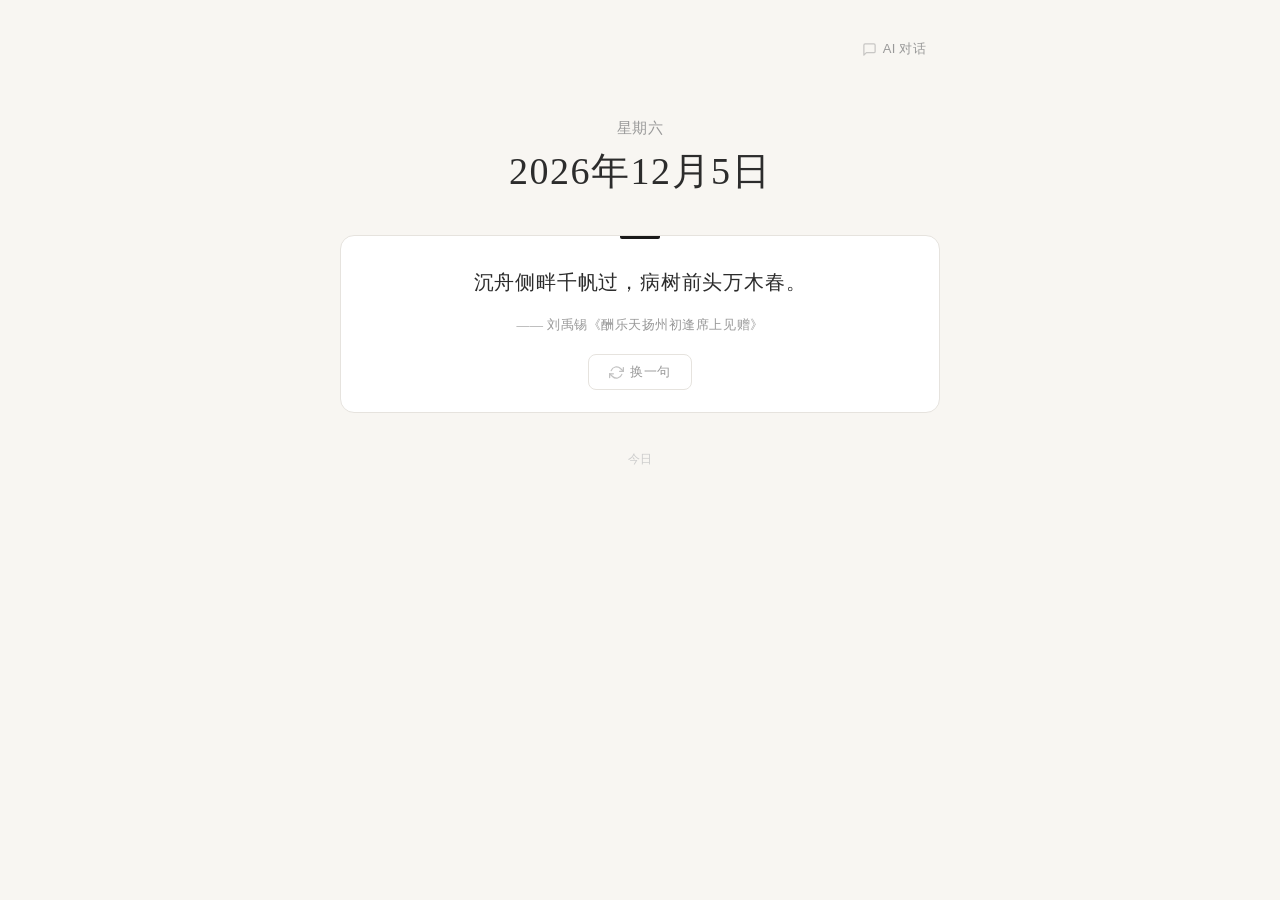
<file: index.html>
<!DOCTYPE html>
<html lang="zh-CN">
<head>
    <meta charset="UTF-8">
    <meta name="viewport" content="width=device-width, initial-scale=1.0">
    <title>今日</title>
    <link rel="icon" type="image/png" href="logo.png">
    <style>
        :root {
            --bg: #f8f6f2;
            --card: #ffffff;
            --border: #e6e3de;
            --text: #2c2c2c;
            --text-secondary: #6b6b6b;
            --text-muted: #999;
            --accent: #1a1a1a;
            --divider: #eeecea;
        }

        * { margin: 0; padding: 0; box-sizing: border-box; }

        body {
            font-family: "PingFang SC", "Hiragino Sans GB", "Microsoft YaHei", "Noto Serif SC", "Source Han Serif SC", "Noto Sans SC", serif;
            background: var(--bg);
            color: var(--text);
            line-height: 1.75;
            min-height: 100vh;
            display: flex;
            flex-direction: column;
            align-items: center;
            padding: 32px 20px 60px;
        }

        .page {
            width: 100%;
            max-width: 600px;
        }

        /* Top bar */
        .top-bar {
            display: flex;
            justify-content: flex-end;
            margin-bottom: 12px;
        }

        .nav-link {
            display: inline-flex;
            align-items: center;
            gap: 6px;
            font-size: 13px;
            color: var(--text-muted);
            text-decoration: none;
            padding: 6px 14px;
            border-radius: 6px;
            font-family: "PingFang SC", "Microsoft YaHei", sans-serif;
            letter-spacing: 0.02em;
        }

        .nav-link:hover {
            color: var(--text);
            background: rgba(0,0,0,0.04);
        }

        .nav-link svg {
            width: 15px;
            height: 15px;
            opacity: 0.5;
        }

        /* Date Block */
        .date-block {
            text-align: center;
            padding: 36px 0 32px;
        }

        .date-weekday {
            font-size: 15px;
            color: var(--text-muted);
            font-weight: 400;
            letter-spacing: 0.04em;
            margin-bottom: 8px;
        }

        .date-main {
            font-size: 38px;
            font-weight: 200;
            letter-spacing: 0.04em;
            color: var(--text);
            line-height: 1.2;
        }

        .date-lunar {
            font-size: 14px;
            color: var(--text-muted);
            margin-top: 8px;
            letter-spacing: 0.03em;
        }

        /* Quote Card */
        .quote-card {
            background: var(--card);
            border-radius: 14px;
            border: 1px solid var(--border);
            padding: 28px 28px 22px;
            text-align: center;
            position: relative;
        }

        .quote-card::before {
            content: '';
            position: absolute;
            top: 0;
            left: 50%;
            transform: translateX(-50%);
            width: 40px;
            height: 3px;
            background: var(--accent);
            border-radius: 0 0 2px 2px;
        }

        .quote-text {
            font-size: 20px;
            line-height: 1.8;
            color: var(--text);
            font-weight: 400;
            letter-spacing: 0.04em;
            margin-bottom: 14px;
        }

        .quote-author {
            font-size: 13px;
            color: var(--text-muted);
            letter-spacing: 0.04em;
        }

        .quote-author::before {
            content: '—— ';
        }

        .quote-next-btn {
            display: inline-flex;
            align-items: center;
            gap: 6px;
            margin-top: 18px;
            padding: 8px 20px;
            border: 1px solid var(--border);
            border-radius: 8px;
            background: transparent;
            color: var(--text-muted);
            font-size: 13px;
            font-family: inherit;
            letter-spacing: 0.03em;
            cursor: pointer;
        }

        .quote-next-btn:hover {
            color: var(--text);
            border-color: #ccc;
            background: rgba(0,0,0,0.02);
        }

        .quote-next-btn:active {
            transform: scale(0.97);
        }

        .quote-next-btn svg {
            width: 15px;
            height: 15px;
            opacity: 0.6;
        }

        /* Refresh hint */
        .refresh-hint {
            text-align: center;
            margin-top: 18px;
            font-size: 12px;
            color: var(--text-muted);
            letter-spacing: 0.03em;
        }

        .refresh-hint span {
            cursor: pointer;
            border-bottom: 1px dashed var(--border);
        }

        .refresh-hint span:hover {
            color: var(--text);
        }

        /* Footer */
        .footer {
            text-align: center;
            padding: 36px 0 0;
            font-size: 12px;
            color: #ccc;
            letter-spacing: 0.04em;
        }

        @media (max-width: 520px) {
            body {
                padding: 16px 12px 40px;
            }

            .date-block {
                padding: 24px 0 24px;
            }

            .date-main {
                font-size: 30px;
            }

            .quote-card {
                padding: 22px 20px 18px;
            }

            .quote-text {
                font-size: 18px;
            }
        }
    </style>
</head>
<body>
    <div class="page">

        <div class="top-bar">
            <a href="chat.html" class="nav-link">
                <svg viewBox="0 0 24 24" fill="none" stroke="currentColor" stroke-width="2" stroke-linecap="round" stroke-linejoin="round">
                    <path d="M21 15a2 2 0 0 1-2 2H7l-4 4V5a2 2 0 0 1 2-2h14a2 2 0 0 1 2 2z"></path>
                </svg>
                AI 对话
            </a>
        </div>

        <div class="date-block" id="dateBlock">
            <div class="date-weekday" id="dateWeekday"></div>
            <div class="date-main" id="dateMain"></div>
            <div class="date-lunar" id="dateLunar"></div>
        </div>

        <div class="quote-card" id="quoteCard">
            <div class="quote-text" id="quoteText"></div>
            <div class="quote-author" id="quoteAuthor"></div>
            <button class="quote-next-btn" onclick="nextQuote()" title="换一句">
                <svg viewBox="0 0 24 24" fill="none" stroke="currentColor" stroke-width="2" stroke-linecap="round" stroke-linejoin="round">
                    <polyline points="23 4 23 10 17 10"></polyline>
                    <polyline points="1 20 1 14 7 14"></polyline>
                    <path d="M3.51 9a9 9 0 0 1 14.85-3.36L23 10M1 14l4.64 4.36A9 9 0 0 0 20.49 15"></path>
                </svg>
                换一句
            </button>
        </div>

        <div class="footer">今日</div>
    </div>

    <script>
        var QUOTES = [
            { text: '长风破浪会有时，直挂云帆济沧海。', author: '李白《行路难》' },
            { text: '山重水复疑无路，柳暗花明又一村。', author: '陆游《游山西村》' },
            { text: '会当凌绝顶，一览众山小。', author: '杜甫《望岳》' },
            { text: '不畏浮云遮望眼，自缘身在最高层。', author: '王安石《登飞来峰》' },
            { text: '沉舟侧畔千帆过，病树前头万木春。', author: '刘禹锡《酬乐天扬州初逢席上见赠》' },
            { text: '海内存知己，天涯若比邻。', author: '王勃《送杜少府之任蜀州》' },
            { text: '莫愁前路无知己，天下谁人不识君。', author: '高适《别董大》' },
            { text: '欲穷千里目，更上一层楼。', author: '王之涣《登鹳雀楼》' },
            { text: '千磨万击还坚劲，任尔东西南北风。', author: '郑燮《竹石》' },
            { text: '宝剑锋从磨砺出，梅花香自苦寒来。', author: '《警世贤文》' },
            { text: '纸上得来终觉浅，绝知此事要躬行。', author: '陆游《冬夜读书示子聿》' },
            { text: '问渠那得清如许，为有源头活水来。', author: '朱熹《观书有感》' },
            { text: '衣带渐宽终不悔，为伊消得人憔悴。', author: '柳永《蝶恋花》' },
            { text: '众里寻他千百度，蓦然回首，那人却在灯火阑珊处。', author: '辛弃疾《青玉案·元夕》' },
            { text: '人生自古谁无死，留取丹心照汗青。', author: '文天祥《过零丁洋》' },
            { text: '天生我材必有用，千金散尽还复来。', author: '李白《将进酒》' },
            { text: '采菊东篱下，悠然见南山。', author: '陶渊明《饮酒》' },
            { text: '大漠孤烟直，长河落日圆。', author: '王维《使至塞上》' },
            { text: '落霞与孤鹜齐飞，秋水共长天一色。', author: '王勃《滕王阁序》' },
            { text: '但愿人长久，千里共婵娟。', author: '苏轼《水调歌头》' },
            { text: '竹杖芒鞋轻胜马，谁怕？一蓑烟雨任平生。', author: '苏轼《定风波》' },
            { text: '醉里挑灯看剑，梦回吹角连营。', author: '辛弃疾《破阵子》' },
            { text: '此情可待成追忆，只是当时已惘然。', author: '李商隐《锦瑟》' },
            { text: '曾经沧海难为水，除却巫山不是云。', author: '元稹《离思》' },
            { text: '春蚕到死丝方尽，蜡炬成灰泪始干。', author: '李商隐《无题》' },
            { text: '老骥伏枥，志在千里。烈士暮年，壮心不已。', author: '曹操《龟虽寿》' },
            { text: '非淡泊无以明志，非宁静无以致远。', author: '诸葛亮《诫子书》' },
            { text: '路漫漫其修远兮，吾将上下而求索。', author: '屈原《离骚》' },
            { text: '博观而约取，厚积而薄发。', author: '苏轼' },
            { text: '业精于勤，荒于嬉；行成于思，毁于随。', author: '韩愈《进学解》' },
            { text: '天下事有难易乎？为之，则难者亦易矣。', author: '彭端淑《为学》' },
            { text: '三人行，必有我师焉。', author: '《论语》' },
            { text: '学而不思则罔，思而不学则殆。', author: '《论语》' },
            { text: '知之为知之，不知为不知，是知也。', author: '《论语》' },
            { text: '千里之行，始于足下。', author: '《道德经》' },
            { text: '合抱之木，生于毫末；九层之台，起于累土。', author: '《道德经》' },
            { text: '天行健，君子以自强不息。', author: '《周易》' },
            { text: '地势坤，君子以厚德载物。', author: '《周易》' },
            { text: '穷则独善其身，达则兼济天下。', author: '《孟子》' },
            { text: '不以规矩，不能成方圆。', author: '《孟子》' },
            { text: '海上生明月，天涯共此时。', author: '张九龄《望月怀远》' },
            { text: '春风得意马蹄疾，一日看尽长安花。', author: '孟郊《登科后》' },
            { text: '人面不知何处去，桃花依旧笑春风。', author: '崔护《题都城南庄》' },
            { text: '年年岁岁花相似，岁岁年年人不同。', author: '刘希夷《代悲白头翁》' },
            { text: '抽刀断水水更流，举杯消愁愁更愁。', author: '李白《宣州谢朓楼饯别校书叔云》' },
            { text: '人生得意须尽欢，莫使金樽空对月。', author: '李白《将进酒》' },
            { text: '仰天大笑出门去，我辈岂是蓬蒿人。', author: '李白《南陵别儿童入京》' },
            { text: '飞流直下三千尺，疑是银河落九天。', author: '李白《望庐山瀑布》' },
            { text: '孤帆远影碧空尽，唯见长江天际流。', author: '李白《黄鹤楼送孟浩然之广陵》' },
            { text: '两岸猿声啼不住，轻舟已过万重山。', author: '李白《早发白帝城》' },
            { text: '举杯邀明月，对影成三人。', author: '李白《月下独酌》' },
            { text: '桃花潭水深千尺，不及汪伦送我情。', author: '李白《赠汪伦》' },
            { text: '烽火连三月，家书抵万金。', author: '杜甫《春望》' },
            { text: '朱门酒肉臭，路有冻死骨。', author: '杜甫《自京赴奉先县咏怀五百字》' },
            { text: '无边落木萧萧下，不尽长江滚滚来。', author: '杜甫《登高》' },
            { text: '正是江南好风景，落花时节又逢君。', author: '杜甫《江南逢李龟年》' },
            { text: '两个黄鹂鸣翠柳，一行白鹭上青天。', author: '杜甫《绝句》' },
            { text: '随风潜入夜，润物细无声。', author: '杜甫《春夜喜雨》' },
            { text: '露从今夜白，月是故乡明。', author: '杜甫《月夜忆舍弟》' },
            { text: '感时花溅泪，恨别鸟惊心。', author: '杜甫《春望》' },
            { text: '不识庐山真面目，只缘身在此山中。', author: '苏轼《题西林壁》' },
            { text: '大江东去，浪淘尽，千古风流人物。', author: '苏轼《念奴娇·赤壁怀古》' },
            { text: '但愿人长久，千里共婵娟。', author: '苏轼《水调歌头》' },
            { text: '人生如梦，一尊还酹江月。', author: '苏轼《念奴娇·赤壁怀古》' },
            { text: '枝上柳绵吹又少，天涯何处无芳草。', author: '苏轼《蝶恋花》' },
            { text: '十年生死两茫茫，不思量，自难忘。', author: '苏轼《江城子》' },
            { text: '欲把西湖比西子，淡妆浓抹总相宜。', author: '苏轼《饮湖上初晴后雨》' },
            { text: '春色满园关不住，一枝红杏出墙来。', author: '叶绍翁《游园不值》' },
            { text: '小荷才露尖尖角，早有蜻蜓立上头。', author: '杨万里《小池》' },
            { text: '接天莲叶无穷碧，映日荷花别样红。', author: '杨万里《晓出净慈寺送林子方》' },
            { text: '等闲识得东风面，万紫千红总是春。', author: '朱熹《春日》' },
            { text: '近水楼台先得月，向阳花木易为春。', author: '苏麟《断句》' },
            { text: '梅须逊雪三分白，雪却输梅一段香。', author: '卢梅坡《雪梅》' },
            { text: '忽如一夜春风来，千树万树梨花开。', author: '岑参《白雪歌送武判官归京》' },
            { text: '黄沙百战穿金甲，不破楼兰终不还。', author: '王昌龄《从军行》' },
            { text: '秦时明月汉时关，万里长征人未还。', author: '王昌龄《出塞》' },
            { text: '葡萄美酒夜光杯，欲饮琵琶马上催。', author: '王翰《凉州词》' },
            { text: '白日依山尽，黄河入海流。', author: '王之涣《登鹳雀楼》' },
            { text: '羌笛何须怨杨柳，春风不度玉门关。', author: '王之涣《凉州词》' },
            { text: '空山不见人，但闻人语响。', author: '王维《鹿柴》' },
            { text: '明月松间照，清泉石上流。', author: '王维《山居秋暝》' },
            { text: '独在异乡为异客，每逢佳节倍思亲。', author: '王维《九月九日忆山东兄弟》' },
            { text: '劝君更尽一杯酒，西出阳关无故人。', author: '王维《送元二使安西》' },
            { text: '行到水穷处，坐看云起时。', author: '王维《终南别业》' },
            { text: '君不见黄河之水天上来，奔流到海不复回。', author: '李白《将进酒》' },
            { text: '出师未捷身先死，长使英雄泪满襟。', author: '杜甫《蜀相》' },
            { text: '此曲只应天上有，人间能得几回闻。', author: '杜甫《赠花卿》' },
            { text: '商女不知亡国恨，隔江犹唱后庭花。', author: '杜牧《泊秦淮》' },
            { text: '停车坐爱枫林晚，霜叶红于二月花。', author: '杜牧《山行》' },
            { text: '清明时节雨纷纷，路上行人欲断魂。', author: '杜牧《清明》' },
            { text: '南朝四百八十寺，多少楼台烟雨中。', author: '杜牧《江南春》' },
            { text: '一骑红尘妃子笑，无人知是荔枝来。', author: '杜牧《过华清宫》' },
            { text: '相见时难别亦难，东风无力百花残。', author: '李商隐《无题》' },
            { text: '身无彩凤双飞翼，心有灵犀一点通。', author: '李商隐《无题》' },
            { text: '夕阳无限好，只是近黄昏。', author: '李商隐《登乐游原》' },
            { text: '何当共剪西窗烛，却话巴山夜雨时。', author: '李商隐《夜雨寄北》' },
            { text: '天阶夜色凉如水，卧看牵牛织女星。', author: '杜牧《秋夕》' },
            { text: '春潮带雨晚来急，野渡无人舟自横。', author: '韦应物《滁州西涧》' },
            { text: '旧时王谢堂前燕，飞入寻常百姓家。', author: '刘禹锡《乌衣巷》' },
            { text: '东边日出西边雨，道是无晴却有晴。', author: '刘禹锡《竹枝词》' },
            { text: '自古逢秋悲寂寥，我言秋日胜春朝。', author: '刘禹锡《秋词》' },
            { text: '姑苏城外寒山寺，夜半钟声到客船。', author: '张继《枫桥夜泊》' },
            { text: '鸟宿池边树，僧敲月下门。', author: '贾岛《题李凝幽居》' },
            { text: '野火烧不尽，春风吹又生。', author: '白居易《赋得古原草送别》' },
            { text: '同是天涯沦落人，相逢何必曾相识。', author: '白居易《琵琶行》' },
            { text: '在天愿作比翼鸟，在地愿为连理枝。', author: '白居易《长恨歌》' },
            { text: '日出江花红胜火，春来江水绿如蓝。', author: '白居易《忆江南》' },
            { text: '离离原上草，一岁一枯荣。', author: '白居易《赋得古原草送别》' },
            { text: '遥知不是雪，为有暗香来。', author: '王安石《梅花》' },
            { text: '春风又绿江南岸，明月何时照我还。', author: '王安石《泊船瓜洲》' },
            { text: '一年好景君须记，最是橙黄橘绿时。', author: '苏轼《赠刘景文》' },
            { text: '生当作人杰，死亦为鬼雄。', author: '李清照《夏日绝句》' },
            { text: '花自飘零水自流，一种相思，两处闲愁。', author: '李清照《一剪梅》' },
            { text: '寻寻觅觅，冷冷清清，凄凄惨惨戚戚。', author: '李清照《声声慢》' },
            { text: '物是人非事事休，欲语泪先流。', author: '李清照《武陵春》' }
        ];

        var BEIJING_MS = 8 * 60 * 60 * 1000;

        function displayBeijingDate(unixtime) {
            var beijingDate = new Date(unixtime * 1000 + BEIJING_MS);
            var weekdays = ['日', '一', '二', '三', '四', '五', '六'];
            document.getElementById('dateWeekday').textContent = '星期' + weekdays[beijingDate.getUTCDay()];
            document.getElementById('dateMain').textContent = beijingDate.getUTCFullYear() + '年' + (beijingDate.getUTCMonth() + 1) + '月' + beijingDate.getUTCDate() + '日';
        }

        function syncBeijingTime() {
            var TIME_API = 'https://worldtimeapi.org/api/timezone/Asia/Shanghai';

            fetch(TIME_API)
                .then(function(res) {
                    if (!res.ok) throw new Error('time api error');
                    return res.json();
                })
                .then(function(data) {
                    displayBeijingDate(data.unixtime);
                })
                .catch(function() {
                    var fallback = new Date();
                    displayBeijingDate(Math.floor(fallback.getTime() / 1000));
                });
        }

        function initDate() {
            syncBeijingTime();
        }

        var currentQuoteIndex = Math.floor(Math.random() * QUOTES.length);

        function showQuote(index) {
            var q = QUOTES[index];
            document.getElementById('quoteText').textContent = q.text;
            document.getElementById('quoteAuthor').textContent = q.author;
        }

        function nextQuote() {
            currentQuoteIndex = (currentQuoteIndex + 1) % QUOTES.length;
            showQuote(currentQuoteIndex);
        }

        function initQuote() {
            showQuote(currentQuoteIndex);
        }

        initDate();
        initQuote();

    </script>
</body>
</html>
</file>
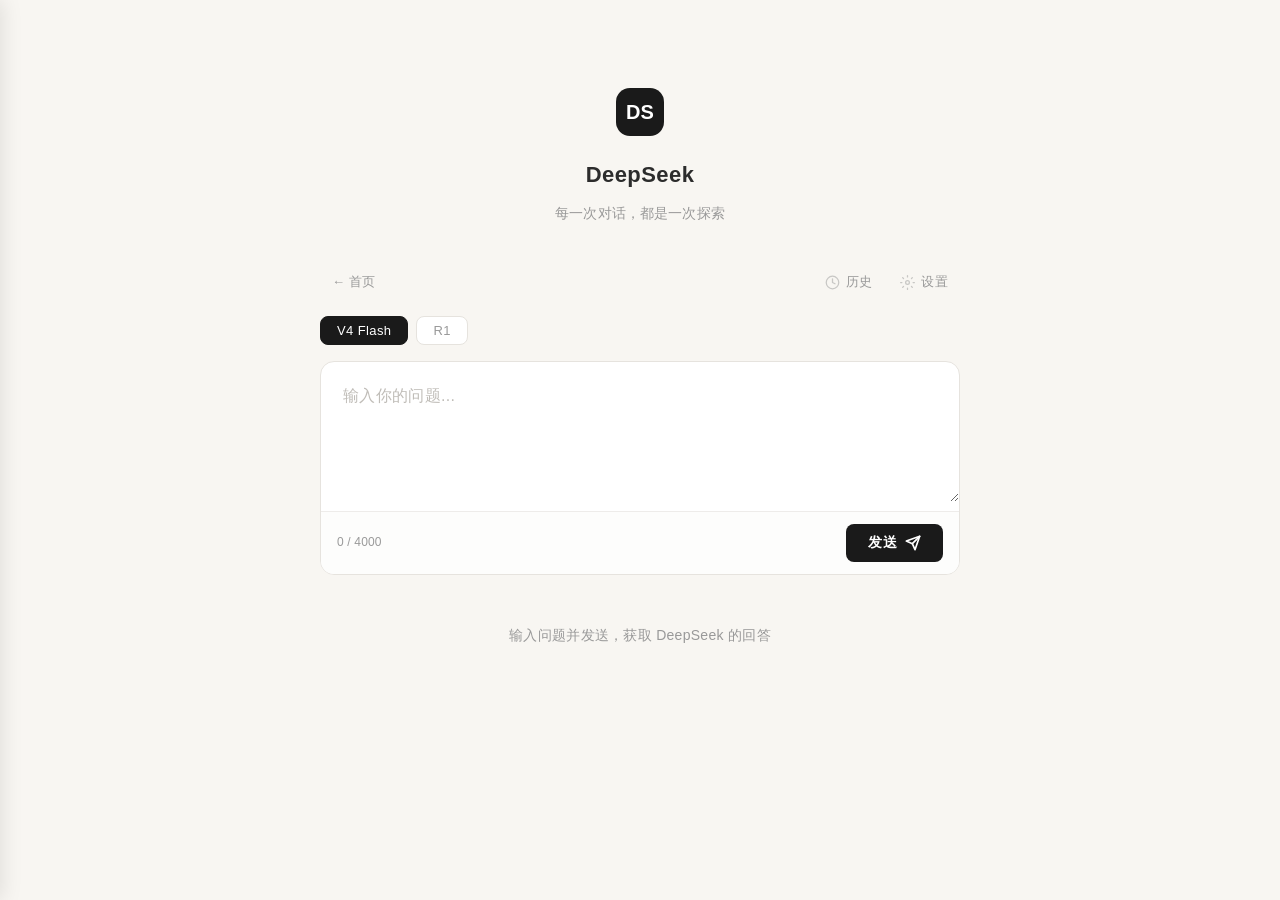
<file: chat.html>
<!DOCTYPE html>
<html lang="zh-CN">
<head>
    <meta charset="UTF-8">
    <meta name="viewport" content="width=device-width, initial-scale=1.0">
    <title>今日-DeepSeek</title>
    <link rel="icon" type="image/png" href="logo.png">
    <style>
        :root {
            --bg: #f8f6f2;
            --card: #ffffff;
            --border: #e6e3de;
            --text: #2c2c2c;
            --text-secondary: #6b6b6b;
            --text-muted: #999;
            --accent: #1a1a1a;
            --accent-hover: #333;
            --divider: #eeecea;
        }

        * { margin: 0; padding: 0; box-sizing: border-box; }

        body {
            font-family: "Inter", "PingFang SC", "Hiragino Sans GB", "Microsoft YaHei", "Noto Sans SC", -apple-system, BlinkMacSystemFont, sans-serif;
            background: var(--bg);
            color: var(--text);
            line-height: 1.75;
            letter-spacing: 0.01em;
            min-height: 100vh;
            display: flex;
            flex-direction: column;
            align-items: center;
            padding: 40px 20px 60px;
        }

        .page {
            width: 100%;
            max-width: 640px;
        }

        .header {
            text-align: center;
            padding: 48px 0 40px;
        }

        .header-icon {
            width: 48px;
            height: 48px;
            margin: 0 auto 20px;
            background: var(--accent);
            border-radius: 14px;
            display: flex;
            align-items: center;
            justify-content: center;
            font-size: 20px;
            font-weight: 700;
            color: #fff;
            letter-spacing: 0;
        }

        .header h1 {
            font-size: 22px;
            font-weight: 600;
            color: var(--text);
            letter-spacing: 0.02em;
        }

        .header p {
            font-size: 14px;
            color: var(--text-muted);
            margin-top: 6px;
            font-weight: 400;
        }

        .settings-row {
            display: flex;
            justify-content: space-between;
            align-items: center;
            margin-bottom: 16px;
        }

        .home-link {
            display: inline-flex;
            align-items: center;
            gap: 4px;
            font-size: 13px;
            color: var(--text-muted);
            text-decoration: none;
            padding: 6px 12px;
            border-radius: 6px;
            letter-spacing: 0.02em;
        }

        .home-link:hover {
            color: var(--text);
            background: rgba(0,0,0,0.04);
        }

        .settings-btn {
            display: inline-flex;
            align-items: center;
            gap: 6px;
            font-size: 13px;
            color: var(--text-muted);
            background: none;
            border: none;
            cursor: pointer;
            padding: 6px 12px;
            border-radius: 6px;
            font-family: inherit;
            letter-spacing: 0.02em;
        }

        .settings-btn:hover {
            color: var(--text);
            background: rgba(0,0,0,0.04);
        }

        .settings-btn svg {
            width: 15px;
            height: 15px;
            opacity: 0.5;
        }

        .api-key-panel {
            display: none;
            margin-bottom: 20px;
            padding: 18px 20px;
            background: var(--card);
            border-radius: 12px;
            border: 1px solid var(--border);
        }

        .api-key-panel.open {
            display: block;
        }

        .api-key-panel label {
            display: block;
            font-size: 12px;
            font-weight: 600;
            color: var(--text-secondary);
            text-transform: uppercase;
            letter-spacing: 0.06em;
            margin-bottom: 10px;
        }

        .api-key-panel input {
            width: 100%;
            padding: 10px 14px;
            border: 1px solid var(--border);
            border-radius: 8px;
            font-size: 14px;
            font-family: inherit;
            color: var(--text);
            background: #fafaf8;
            letter-spacing: 0.02em;
            outline: none;
        }

        .api-key-panel input:focus {
            border-color: #aaa;
            background: #fff;
        }

        .api-key-panel .hint {
            font-size: 12px;
            color: var(--text-muted);
            margin-top: 8px;
        }

        .input-card {
            background: var(--card);
            border-radius: 14px;
            border: 1px solid var(--border);
            overflow: hidden;
        }

        .input-card textarea {
            width: 100%;
            min-height: 140px;
            padding: 20px 22px;
            border: none;
            font-size: 16px;
            font-family: inherit;
            color: var(--text);
            line-height: 1.75;
            letter-spacing: 0.02em;
            resize: vertical;
            outline: none;
            background: transparent;
        }

        .input-card textarea::placeholder {
            color: #c0bdb8;
        }

        .input-card-footer {
            display: flex;
            align-items: center;
            justify-content: space-between;
            padding: 12px 16px;
            border-top: 1px solid var(--divider);
            background: #fdfdfc;
        }

        .input-card-footer .char-count {
            font-size: 12px;
            color: var(--text-muted);
        }

        .submit-btn {
            display: inline-flex;
            align-items: center;
            gap: 8px;
            padding: 10px 22px;
            background: var(--accent);
            color: #fff;
            border: none;
            border-radius: 8px;
            font-size: 14px;
            font-weight: 600;
            font-family: inherit;
            letter-spacing: 0.03em;
            cursor: pointer;
        }

        .submit-btn:hover {
            background: var(--accent-hover);
        }

        .submit-btn:active {
            transform: scale(0.97);
        }

        .submit-btn:disabled {
            background: #ccc;
            cursor: not-allowed;
            transform: none;
        }

        .submit-btn svg {
            width: 16px;
            height: 16px;
        }

        .response-card {
            display: none;
            margin-top: 20px;
            background: var(--card);
            border-radius: 14px;
            border: 1px solid var(--border);
            overflow: hidden;
        }

        .response-card.show {
            display: block;
        }

        .response-card-header {
            padding: 14px 22px;
            border-bottom: 1px solid var(--divider);
            font-size: 12px;
            font-weight: 600;
            color: var(--text-secondary);
            text-transform: uppercase;
            letter-spacing: 0.06em;
            background: #fdfdfc;
        }

        .response-card-body {
            padding: 22px 24px;
        }

        .response-card-body .content {
            white-space: pre-wrap;
            word-wrap: break-word;
            font-size: 16px;
            line-height: 1.85;
            color: var(--text);
        }

        .response-card-body .loading-text {
            text-align: center;
            color: var(--text-muted);
            padding: 20px 0;
            font-size: 14px;
            letter-spacing: 0.02em;
        }

        .response-card-body .loading-dots::after {
            content: '';
            animation: dots 1.5s steps(3, end) infinite;
        }

        @keyframes dots {
            0%   { content: ''; }
            25%  { content: '.'; }
            50%  { content: '..'; }
            75%  { content: '...'; }
            100% { content: '...'; }
        }

        .response-card-body .error-box {
            color: #b33a3a;
            background: #fdf7f7;
            padding: 16px 18px;
            border-radius: 8px;
            font-size: 14px;
            line-height: 1.6;
            border: 1px solid #f0dada;
        }

        .empty-hint {
            text-align: center;
            padding: 48px 0 24px;
            color: var(--text-muted);
            font-size: 14px;
            letter-spacing: 0.02em;
        }

        .model-row {
            display: flex;
            align-items: center;
            gap: 8px;
            margin-bottom: 16px;
        }

        .model-btn {
            padding: 6px 16px;
            border: 1px solid var(--border);
            border-radius: 8px;
            background: var(--card);
            color: var(--text-muted);
            font-size: 13px;
            font-family: inherit;
            cursor: pointer;
            letter-spacing: 0.03em;
        }

        .model-btn:hover {
            border-color: #bbb;
            color: var(--text);
        }

        .model-btn.active {
            background: var(--accent);
            color: #fff;
            border-color: var(--accent);
        }

        .think-toggle-row {
            display: none;
            align-items: center;
            gap: 10px;
            margin-bottom: 16px;
        }

        .think-toggle-row.show {
            display: flex;
        }

        .think-label {
            font-size: 13px;
            color: var(--text-secondary);
            letter-spacing: 0.03em;
        }

        .think-switch {
            position: relative;
            width: 40px;
            height: 22px;
            flex-shrink: 0;
        }

        .think-switch input {
            opacity: 0;
            width: 0;
            height: 0;
        }

        .think-slider {
            position: absolute;
            top: 0; left: 0; right: 0; bottom: 0;
            background: #ccc;
            border-radius: 11px;
            cursor: pointer;
            transition: background 0.2s;
        }

        .think-slider::before {
            content: '';
            position: absolute;
            width: 16px;
            height: 16px;
            left: 3px;
            bottom: 3px;
            background: #fff;
            border-radius: 50%;
            transition: transform 0.2s;
        }

        .think-switch input:checked + .think-slider {
            background: var(--accent);
        }

        .think-switch input:checked + .think-slider::before {
            transform: translateX(18px);
        }

        .reasoning-box {
            background: #f9f8f5;
            border-radius: 8px;
            border: 1px solid var(--divider);
            margin-bottom: 14px;
            overflow: hidden;
        }

        .reasoning-box-header {
            padding: 10px 16px;
            font-size: 12px;
            font-weight: 600;
            color: var(--text-muted);
            letter-spacing: 0.04em;
            cursor: pointer;
            display: flex;
            align-items: center;
            gap: 6px;
        }

        .reasoning-box-body {
            padding: 0 16px 14px;
            font-size: 14px;
            line-height: 1.7;
            color: var(--text-secondary);
            white-space: pre-wrap;
            word-wrap: break-word;
        }

        .conv-msg {
            margin-bottom: 16px;
        }

        .conv-msg-label {
            font-size: 11px;
            font-weight: 600;
            letter-spacing: 0.05em;
            margin-bottom: 4px;
            color: var(--text-muted);
            text-transform: uppercase;
            display: flex;
            align-items: baseline;
            gap: 8px;
        }

        .conv-msg-time {
            font-size: 10px;
            font-weight: 400;
            color: #c0bdb8;
            letter-spacing: 0.02em;
            text-transform: none;
            white-space: nowrap;
        }

        .conv-msg-content {
            font-size: 15px;
            line-height: 1.8;
            color: var(--text);
            white-space: pre-wrap;
            word-wrap: break-word;
        }

        .conv-msg-badge {
            display: inline-block;
            padding: 1px 8px;
            border-radius: 4px;
            font-size: 10px;
            font-weight: 600;
            letter-spacing: 0.04em;
            margin-top: 8px;
        }

        .conv-msg-badge.v4-inline {
            background: #e8f0fe;
            color: #1a6fcf;
        }

        .conv-msg-badge.r1-inline {
            background: #fce8e6;
            color: #c5221f;
        }

        .conv-divider {
            border: none;
            border-top: 1px solid var(--divider);
            margin: 14px 0;
        }

        .history-backdrop {
            position: fixed;
            top: 0; left: 0; right: 0; bottom: 0;
            background: rgba(0,0,0,0.3);
            z-index: 100;
            opacity: 0;
            pointer-events: none;
            transition: opacity 0.25s;
        }

        .history-backdrop.show {
            opacity: 1;
            pointer-events: auto;
        }

        .history-panel {
            position: fixed;
            top: 0; left: 0;
            width: 360px;
            max-width: 85vw;
            height: 100vh;
            background: #fff;
            z-index: 101;
            transform: translateX(-100%);
            transition: transform 0.3s ease;
            display: flex;
            flex-direction: column;
            overflow: hidden;
            box-shadow: 2px 0 20px rgba(0,0,0,0.1);
        }

        .history-panel.show {
            transform: translateX(0);
        }

        .history-header {
            display: flex;
            align-items: center;
            justify-content: space-between;
            padding: 20px 20px 16px;
            border-bottom: 1px solid var(--divider);
            flex-shrink: 0;
        }

        .history-header h3 {
            font-size: 16px;
            font-weight: 600;
            color: var(--text);
            letter-spacing: 0.03em;
        }

        .history-header-actions {
            display: flex;
            align-items: center;
            gap: 8px;
        }

        .history-close-btn {
            width: 32px;
            height: 32px;
            border: none;
            background: none;
            cursor: pointer;
            color: var(--text-muted);
            font-size: 18px;
            display: flex;
            align-items: center;
            justify-content: center;
            border-radius: 6px;
        }

        .history-close-btn:hover {
            background: rgba(0,0,0,0.05);
            color: var(--text);
        }

        .history-new-btn {
            padding: 5px 12px;
            border: 1px solid var(--border);
            border-radius: 6px;
            background: var(--card);
            color: var(--text-secondary);
            font-size: 12px;
            font-family: inherit;
            cursor: pointer;
            letter-spacing: 0.03em;
        }

        .history-new-btn:hover {
            border-color: #bbb;
            color: var(--text);
        }

        .history-search-wrap {
            padding: 12px 20px;
            flex-shrink: 0;
        }

        .history-search-input {
            width: 100%;
            padding: 8px 14px;
            border: 1px solid var(--border);
            border-radius: 8px;
            font-size: 13px;
            font-family: inherit;
            color: var(--text);
            background: #fafaf8;
            outline: none;
            letter-spacing: 0.02em;
        }

        .history-search-input:focus {
            border-color: #aaa;
            background: #fff;
        }

        .history-filters {
            display: flex;
            gap: 6px;
            padding: 0 20px 12px;
            flex-shrink: 0;
        }

        .history-filter-btn {
            padding: 4px 12px;
            border: 1px solid var(--border);
            border-radius: 14px;
            background: var(--card);
            color: var(--text-muted);
            font-size: 12px;
            font-family: inherit;
            cursor: pointer;
            letter-spacing: 0.03em;
        }

        .history-filter-btn.active {
            background: var(--accent);
            color: #fff;
            border-color: var(--accent);
        }

        .history-list {
            flex: 1;
            overflow-y: auto;
            padding: 0 16px;
        }

        .history-item {
            padding: 14px 4px;
            border-bottom: 1px solid var(--divider);
            cursor: pointer;
            position: relative;
        }

        .history-item:hover {
            background: rgba(0,0,0,0.015);
        }

        .history-item-title {
            font-size: 14px;
            color: var(--text);
            font-weight: 500;
            letter-spacing: 0.02em;
            line-height: 1.4;
            margin-bottom: 6px;
            padding-right: 30px;
            overflow: hidden;
            text-overflow: ellipsis;
            white-space: nowrap;
        }

        .history-item-meta {
            display: flex;
            align-items: center;
            gap: 8px;
            font-size: 11px;
            color: var(--text-muted);
        }

        .version-badge {
            padding: 1px 7px;
            border-radius: 4px;
            font-size: 10px;
            font-weight: 600;
            letter-spacing: 0.04em;
        }

        .version-badge.v4 {
            background: #e8f0fe;
            color: #1a6fcf;
        }

        .version-badge.r1 {
            background: #fce8e6;
            color: #c5221f;
        }

        .history-item-delete {
            position: absolute;
            top: 12px;
            right: 4px;
            width: 28px;
            height: 28px;
            border: none;
            background: none;
            cursor: pointer;
            color: #ccc;
            font-size: 16px;
            display: flex;
            align-items: center;
            justify-content: center;
            border-radius: 4px;
        }

        .history-item-delete:hover {
            color: #c5221f;
            background: rgba(196,43,43,0.06);
        }

        .history-item-rename {
            position: absolute;
            top: 12px;
            right: 34px;
            width: 28px;
            height: 28px;
            border: none;
            background: none;
            cursor: pointer;
            color: #ccc;
            font-size: 14px;
            display: flex;
            align-items: center;
            justify-content: center;
            border-radius: 4px;
        }

        .history-item-rename:hover {
            color: var(--text);
            background: rgba(0,0,0,0.04);
        }

        .history-title-edit-wrap {
            display: flex;
            align-items: center;
            gap: 6px;
            margin-bottom: 6px;
            padding-right: 62px;
        }

        .history-title-edit-input {
            flex: 1;
            padding: 4px 8px;
            border: 1px solid var(--accent);
            border-radius: 4px;
            font-size: 13px;
            font-family: inherit;
            color: var(--text);
            background: #fff;
            outline: none;
            letter-spacing: 0.02em;
            min-width: 0;
        }

        .history-title-edit-btn {
            width: 26px;
            height: 26px;
            border: none;
            border-radius: 4px;
            cursor: pointer;
            font-size: 14px;
            display: flex;
            align-items: center;
            justify-content: center;
            flex-shrink: 0;
        }

        .history-title-edit-confirm {
            background: var(--accent);
            color: #fff;
        }

        .history-title-edit-confirm:hover {
            background: var(--accent-hover);
        }

        .history-title-edit-cancel {
            background: none;
            color: var(--text-muted);
            border: 1px solid var(--border);
        }

        .history-title-edit-cancel:hover {
            border-color: #bbb;
            color: var(--text);
        }

        .history-empty {
            text-align: center;
            padding: 40px 20px;
            color: var(--text-muted);
            font-size: 13px;
            letter-spacing: 0.03em;
        }

        .history-footer {
            padding: 12px 20px;
            border-top: 1px solid var(--divider);
            flex-shrink: 0;
            display: flex;
            align-items: center;
            justify-content: space-between;
        }

        .history-pagination {
            display: flex;
            align-items: center;
            gap: 4px;
            font-size: 12px;
            color: var(--text-muted);
        }

        .history-page-btn {
            width: 26px;
            height: 26px;
            border: 1px solid var(--border);
            border-radius: 4px;
            background: var(--card);
            cursor: pointer;
            font-size: 12px;
            color: var(--text-muted);
            font-family: inherit;
            display: flex;
            align-items: center;
            justify-content: center;
        }

        .history-page-btn:disabled {
            opacity: 0.35;
            cursor: not-allowed;
        }

        .history-page-btn:hover:not(:disabled) {
            border-color: #bbb;
            color: var(--text);
        }

        .history-export-btn {
            padding: 5px 14px;
            border: 1px solid var(--border);
            border-radius: 6px;
            background: var(--card);
            color: var(--text-secondary);
            font-size: 12px;
            font-family: inherit;
            cursor: pointer;
            letter-spacing: 0.03em;
        }

        .history-export-btn:hover {
            border-color: #bbb;
            color: var(--text);
        }

        .toast-container {
            position: fixed;
            top: 24px;
            left: 50%;
            transform: translateX(-50%);
            z-index: 200;
            display: flex;
            flex-direction: column;
            align-items: center;
            gap: 8px;
            pointer-events: none;
        }

        .toast {
            padding: 10px 22px;
            background: var(--accent);
            color: #fff;
            border-radius: 8px;
            font-size: 13px;
            letter-spacing: 0.03em;
            animation: toastIn 0.3s ease, toastOut 0.3s ease 1.7s forwards;
            pointer-events: auto;
        }

        @keyframes toastIn {
            from { opacity: 0; transform: translateY(-12px); }
            to { opacity: 1; transform: translateY(0); }
        }

        @keyframes toastOut {
            from { opacity: 1; transform: translateY(0); }
            to { opacity: 0; transform: translateY(-12px); }
        }

        @media (max-width: 520px) {
            body {
                padding: 16px 12px 40px;
            }

            .header {
                padding: 28px 0 24px;
            }

            .header h1 {
                font-size: 20px;
            }

            .input-card textarea {
                font-size: 15px;
                min-height: 120px;
                padding: 16px 18px;
            }

            .response-card-body {
                padding: 18px;
            }

            .response-card-body .content {
                font-size: 15px;
            }

            .submit-btn {
                padding: 10px 18px;
                font-size: 13px;
            }
        }
    </style>
</head>
<body>
    <div class="page">

        <div class="header">
            <div class="header-icon">DS</div>
            <h1>DeepSeek</h1>
            <p>每一次对话，都是一次探索</p>
        </div>

        <div class="settings-row">
            <a href="index.html" class="home-link">← 首页</a>
            <div style="display:flex;align-items:center;gap:4px;">
                <button class="settings-btn" onclick="toggleHistory()">
                    <svg viewBox="0 0 24 24" fill="none" stroke="currentColor" stroke-width="2" stroke-linecap="round" stroke-linejoin="round" style="width:15px;height:15px;opacity:0.5;">
                        <circle cx="12" cy="12" r="10"></circle>
                        <polyline points="12 6 12 12 16 14"></polyline>
                    </svg>
                    历史
                </button>
                <button class="settings-btn" onclick="toggleSettings()">
                    <svg viewBox="0 0 24 24" fill="none" stroke="currentColor" stroke-width="2" stroke-linecap="round" stroke-linejoin="round">
                        <circle cx="12" cy="12" r="3"></circle>
                        <path d="M12 1v2M12 21v2M4.22 4.22l1.42 1.42M18.36 18.36l1.42 1.42M1 12h2M21 12h2M4.22 19.78l1.42-1.42M18.36 5.64l1.42-1.42"></path>
                    </svg>
                    设置
                </button>
            </div>
        </div>

        <div class="api-key-panel" id="apiKeyPanel">
            <label for="apiKey">API Key</label>
            <input type="password" id="apiKey" placeholder="sk-xxxxxxxxxxxxxxxx">
            <div class="hint">密钥仅保存在本地浏览器，不会上传</div>
        </div>

        <div class="model-row" id="modelRow">
            <button class="model-btn active" data-model="deepseek-v4-flash" onclick="switchModel('deepseek-v4-flash')">V4 Flash</button>
            <button class="model-btn" data-model="deepseek-reasoner" onclick="switchModel('deepseek-reasoner')">R1</button>
        </div>

        <div class="think-toggle-row" id="thinkToggleRow">
            <label class="think-switch">
                <input type="checkbox" id="thinkCheckbox" onchange="toggleDeepThink()">
                <span class="think-slider"></span>
            </label>
            <span class="think-label">深度思考</span>
        </div>

        <div class="input-card">
            <textarea id="userInput" placeholder="输入你的问题..."></textarea>
            <div class="input-card-footer">
                <span class="char-count" id="charCount">0 / 4000</span>
                <button class="submit-btn" onclick="sendMessage()" id="sendBtn">
                    发送
                    <svg viewBox="0 0 24 24" fill="none" stroke="currentColor" stroke-width="2.5" stroke-linecap="round" stroke-linejoin="round">
                        <line x1="22" y1="2" x2="11" y2="13"></line>
                        <polygon points="22 2 15 22 11 13 2 9 22 2"></polygon>
                    </svg>
                </button>
            </div>
        </div>

        <div class="empty-hint" id="emptyHint">输入问题并发送，获取 DeepSeek 的回答</div>

        <div class="response-card" id="responseCard">
            <div class="response-card-header">回答</div>
            <div class="response-card-body" id="responseBody"></div>
        </div>
    </div>

    <div class="history-backdrop" id="historyBackdrop" onclick="closeHistory()"></div>

    <div class="history-panel" id="historyPanel">
        <div class="history-header">
            <h3>聊天记录</h3>
            <div class="history-header-actions">
                <button class="history-new-btn" onclick="newConversation()">+ 新对话</button>
                <button class="history-close-btn" onclick="closeHistory()">✕</button>
            </div>
        </div>
        <div class="history-search-wrap">
            <input type="text" class="history-search-input" id="historySearch" placeholder="搜索标题..." oninput="renderHistory()">
        </div>
        <div class="history-filters" id="historyFilters">
            <button class="history-filter-btn active" data-filter="all" onclick="setHistoryFilter('all')">全部</button>
            <button class="history-filter-btn" data-filter="deepseek-v4-flash" onclick="setHistoryFilter('deepseek-v4-flash')">V4 Flash</button>
            <button class="history-filter-btn" data-filter="deepseek-reasoner" onclick="setHistoryFilter('deepseek-reasoner')">R1</button>
        </div>
        <div class="history-list" id="historyList"></div>
        <div class="history-footer">
            <div class="history-pagination" id="historyPagination"></div>
            <button class="history-export-btn" onclick="exportHistory()">导出全部</button>
        </div>
    </div>

    <div class="toast-container" id="toastContainer"></div>

    <script>
        var API_URL = 'https://api.deepseek.com/chat/completions';
        var currentModel = safeStorageGet('chat_model') || 'deepseek-v4-flash';
        var deepThink = safeStorageGet('chat_deep_think') === 'true';
        var currentConvId = safeStorageGet('chat_current_id') || '';
        var historyFilter = 'all';
        var historySearch = '';
        var historyPage = 1;
        var ITEMS_PER_PAGE = 10;

        var _storageOk = true;
        function safeStorageGet(key) {
            if (!_storageOk) return null;
            try { return localStorage.getItem(key); } catch (e) { _storageOk = false; return null; }
        }
        function safeStorageSet(key, val) {
            if (!_storageOk) return;
            try { localStorage.setItem(key, val); } catch (e) { _storageOk = false; }
        }

        function getHistory() {
            try {
                return JSON.parse(safeStorageGet('chat_conversations')) || [];
            } catch (e) {
                return [];
            }
        }

        function saveHistory(list) {
            safeStorageSet('chat_conversations', JSON.stringify(list));
        }

        function generateId() {
            return 'conv_' + Date.now() + '_' + Math.random().toString(36).slice(2, 8);
        }

        function getConversation(id) {
            var list = getHistory();
            for (var i = 0; i < list.length; i++) {
                if (list[i].id === id) return list[i];
            }
            return null;
        }

        function saveConversation(conv) {
            var list = getHistory();
            var updated = false;
            for (var i = 0; i < list.length; i++) {
                if (list[i].id === conv.id) {
                    list[i] = conv;
                    updated = true;
                    break;
                }
            }
            if (!updated) {
                list.unshift(conv);
            }
            saveHistory(list);
            currentConvId = conv.id;
            safeStorageSet('chat_current_id', currentConvId);
        }

        function deleteConversation(id) {
            var list = getHistory();
            list = list.filter(function(c) { return c.id !== id; });
            saveHistory(list);
            if (currentConvId === id) {
                currentConvId = '';
                safeStorageSet('chat_current_id', '');
            }
        }

        function ensureConversation() {
            if (currentConvId && getConversation(currentConvId)) return currentConvId;
            var conv = {
                id: generateId(),
                title: '',
                model: currentModel,
                models: [currentModel],
                messages: [
                    { role: 'system', content: '你是一个有帮助的助手。请用中文回答。' }
                ],
                createdAt: Date.now(),
                updatedAt: Date.now()
            };
            saveConversation(conv);
            return conv.id;
        }

        function showToast(msg) {
            var container = document.getElementById('toastContainer');
            var el = document.createElement('div');
            el.className = 'toast';
            el.textContent = msg;
            container.appendChild(el);
            setTimeout(function() {
                if (el.parentNode) el.parentNode.removeChild(el);
            }, 2200);
        }

        function toggleSettings() {
            document.getElementById('apiKeyPanel').classList.toggle('open');
        }

        function escapeHtml(text) {
            var div = document.createElement('div');
            div.textContent = text;
            return div.innerHTML;
        }

        function formatMessageTime(ts) {
            if (!ts) return '';
            var d = new Date(ts);
            var now = new Date();
            var pad = function(n) { return n < 10 ? '0' + n : '' + n; };
            var time = pad(d.getHours()) + ':' + pad(d.getMinutes());
            if (d.toDateString() === now.toDateString()) return time;
            return (d.getMonth() + 1) + '-' + pad(d.getDate()) + ' ' + time;
        }

        function renderConversationMessages(conv) {
            var html = '';
            var msgs = conv.messages;
            for (var i = 0; i < msgs.length; i++) {
                var m = msgs[i];
                if (m.role === 'system') continue;
                if (i > 1 && msgs[i - 1] && msgs[i - 1].role !== 'system') {
                    html += '<hr class="conv-divider">';
                }
                var timeHtml = m.timestamp ? '<span class="conv-msg-time">' + escapeHtml(formatMessageTime(m.timestamp)) + '</span>' : '';
                if (m.role === 'user') {
                    html += '<div class="conv-msg"><div class="conv-msg-label">你' + timeHtml + '</div><div class="conv-msg-content">' + escapeHtml(m.content) + '</div></div>';
                } else if (m.role === 'assistant') {
                    var reasoning = m.reasoning_content || '';
                    if (deepThink && reasoning) {
                        html += '<div class="reasoning-box"><div class="reasoning-box-header">💭 思考过程</div><div class="reasoning-box-body">' + escapeHtml(reasoning) + '</div></div>';
                    }
                    var msgModel = m.model;
                    var badgeHtml = '';
                    if (msgModel) {
                        var badgeCls = msgModel === 'deepseek-reasoner' ? 'r1-inline' : 'v4-inline';
                        var badgeLabel = msgModel === 'deepseek-reasoner' ? 'R1' : 'V4';
                        badgeHtml = '<span class="conv-msg-badge ' + badgeCls + '">' + badgeLabel + '</span>';
                    }
                    html += '<div class="conv-msg"><div class="conv-msg-label">AI' + timeHtml + '</div><div class="conv-msg-content">' + escapeHtml(m.content || '') + '</div>' + badgeHtml + '</div>';
                }
            }
            return html;
        }

        function switchModel(model) {
            currentModel = model;
            safeStorageSet('chat_model', model);

            var btns = document.querySelectorAll('.model-btn');
            for (var i = 0; i < btns.length; i++) {
                btns[i].classList.remove('active');
                if (btns[i].getAttribute('data-model') === model) {
                    btns[i].classList.add('active');
                }
            }

            var thinkRow = document.getElementById('thinkToggleRow');
            if (model === 'deepseek-reasoner') {
                thinkRow.classList.add('show');
            } else {
                thinkRow.classList.remove('show');
            }
        }

        function toggleDeepThink() {
            deepThink = document.getElementById('thinkCheckbox').checked;
            safeStorageSet('chat_deep_think', deepThink ? 'true' : 'false');
        }

        function toggleHistory() {
            var panel = document.getElementById('historyPanel');
            var backdrop = document.getElementById('historyBackdrop');
            var isOpen = panel.classList.contains('show');
            if (isOpen) {
                closeHistory();
            } else {
                panel.classList.add('show');
                backdrop.classList.add('show');
                historyPage = 1;
                renderHistory();
            }
        }

        function closeHistory() {
            document.getElementById('historyPanel').classList.remove('show');
            document.getElementById('historyBackdrop').classList.remove('show');
        }

        function setHistoryFilter(filter) {
            historyFilter = filter;
            historyPage = 1;
            var btns = document.querySelectorAll('#historyFilters .history-filter-btn');
            for (var i = 0; i < btns.length; i++) {
                btns[i].classList.remove('active');
                if (btns[i].getAttribute('data-filter') === filter) {
                    btns[i].classList.add('active');
                }
            }
            renderHistory();
        }

        function getFilteredHistory() {
            var list = getHistory();
            var search = document.getElementById('historySearch').value.trim().toLowerCase();

            if (historyFilter !== 'all') {
                list = list.filter(function(c) {
                    var models = c.models || [c.model];
                    return models.indexOf(historyFilter) !== -1;
                });
            }
            if (search) {
                list = list.filter(function(c) {
                    return (c.title || '新对话').toLowerCase().indexOf(search) !== -1;
                });
            }
            list.sort(function(a, b) { return b.updatedAt - a.updatedAt; });
            return list;
        }

        function formatDate(ts) {
            var d = new Date(ts);
            var now = new Date();
            var pad = function(n) { return n < 10 ? '0' + n : '' + n; };
            if (d.toDateString() === now.toDateString()) {
                return '今天 ' + pad(d.getHours()) + ':' + pad(d.getMinutes());
            }
            var yesterday = new Date(now);
            yesterday.setDate(yesterday.getDate() - 1);
            if (d.toDateString() === yesterday.toDateString()) {
                return '昨天 ' + pad(d.getHours()) + ':' + pad(d.getMinutes());
            }
            return (d.getMonth() + 1) + '/' + d.getDate() + ' ' + pad(d.getHours()) + ':' + pad(d.getMinutes());
        }

        function renderHistory() {
            var listEl = document.getElementById('historyList');
            var paginationEl = document.getElementById('historyPagination');
            var filtered = getFilteredHistory();
            var total = filtered.length;
            var totalPages = Math.ceil(total / ITEMS_PER_PAGE) || 1;
            if (historyPage > totalPages) historyPage = totalPages;

            var start = (historyPage - 1) * ITEMS_PER_PAGE;
            var pageItems = filtered.slice(start, start + ITEMS_PER_PAGE);

            if (pageItems.length === 0) {
                listEl.innerHTML = '<div class="history-empty">暂无聊天记录</div>';
            } else {
                var html = '';
                for (var i = 0; i < pageItems.length; i++) {
                    var c = pageItems[i];
                    var models = c.models || [c.model];
                    var title = c.title || '新对话';
                    var badgesHtml = '';
                    for (var j = 0; j < models.length; j++) {
                        var isR1 = models[j] === 'deepseek-reasoner';
                        badgesHtml += '<span class="version-badge ' + (isR1 ? 'r1' : 'v4') + '">' + (isR1 ? 'R1' : 'V4') + '</span>';
                    }
                    html += '<div class="history-item" data-id="' + c.id + '" onclick="loadConversation(\'' + c.id + '\')">' +
                        '<button class="history-item-delete" onclick="event.stopPropagation();confirmDelete(\'' + c.id + '\')" title="删除">×</button>' +
                        '<button class="history-item-rename" onclick="event.stopPropagation();startRename(\'' + c.id + '\')" title="重命名">✎</button>' +
                        '<div class="history-item-title" id="title-' + c.id + '">' + escapeHtml(title) + '</div>' +
                        '<div class="history-item-meta">' +
                            badgesHtml +
                            '<span>' + formatDate(c.updatedAt) + '</span>' +
                        '</div>' +
                    '</div>';
                }
                listEl.innerHTML = html;
            }

            var pageHtml = '';
            pageHtml += '<button class="history-page-btn" onclick="historyPage=1;renderHistory()" ' + (historyPage <= 1 ? 'disabled' : '') + '>«</button>';
            pageHtml += '<button class="history-page-btn" onclick="if(historyPage>1){historyPage--;renderHistory()}" ' + (historyPage <= 1 ? 'disabled' : '') + '>‹</button>';
            pageHtml += '<span>' + historyPage + ' / ' + totalPages + '</span>';
            pageHtml += '<button class="history-page-btn" onclick="if(historyPage<totalPages){historyPage++;renderHistory()}" ' + (historyPage >= totalPages ? 'disabled' : '') + '>›</button>';
            pageHtml += '<button class="history-page-btn" onclick="historyPage=totalPages;renderHistory()" ' + (historyPage >= totalPages ? 'disabled' : '') + '>»</button>';
            paginationEl.innerHTML = pageHtml;
        }

        function confirmDelete(id) {
            var conv = getConversation(id);
            var title = (conv && conv.title) || '新对话';
            if (confirm('确定删除 "' + title + '" 吗？')) {
                deleteConversation(id);
                showToast('已删除');
                if (!currentConvId) {
                    clearChatUI();
                }
                renderHistory();
            }
        }

        function startRename(id) {
            var conv = getConversation(id);
            if (!conv) return;
            var oldTitle = conv.title || '新对话';
            var titleEl = document.getElementById('title-' + id);
            if (!titleEl) return;
            titleEl.style.display = 'none';

            var itemEl = titleEl.parentNode;
            var existingWrap = itemEl.querySelector('.history-title-edit-wrap');
            if (existingWrap) existingWrap.parentNode.removeChild(existingWrap);

            var wrap = document.createElement('div');
            wrap.className = 'history-title-edit-wrap';
            wrap.innerHTML = '<input type="text" class="history-title-edit-input" value="' + escapeHtml(oldTitle === '新对话' ? '' : oldTitle) + '" placeholder="输入标题..." maxlength="30">' +
                '<button class="history-title-edit-btn history-title-edit-confirm" title="确认">✓</button>' +
                '<button class="history-title-edit-btn history-title-edit-cancel" title="取消">✕</button>';
            itemEl.insertBefore(wrap, titleEl.nextSibling);

            var input = wrap.querySelector('.history-title-edit-input');
            input.focus();
            input.select();

            wrap.querySelector('.history-title-edit-confirm').onclick = function(e) {
                e.stopPropagation();
                confirmRename(id, input.value.trim());
            };
            wrap.querySelector('.history-title-edit-cancel').onclick = function(e) {
                e.stopPropagation();
                cancelRename(id);
            };
            input.addEventListener('keydown', function(e) {
                if (e.key === 'Enter') {
                    e.preventDefault();
                    confirmRename(id, input.value.trim());
                } else if (e.key === 'Escape') {
                    cancelRename(id);
                }
            });
        }

        function confirmRename(id, newTitle) {
            if (!newTitle) {
                showToast('标题不能为空');
                return;
            }
            if (newTitle.length > 30) {
                showToast('标题不能超过30个字');
                return;
            }
            if (/[<>{}[\]\\]/.test(newTitle)) {
                showToast('标题包含非法字符');
                return;
            }
            var conv = getConversation(id);
            if (conv) {
                conv.title = newTitle;
                conv.updatedAt = Date.now();
                saveConversation(conv);
                showToast('已重命名');
            }
            cancelRename(id);
            renderHistory();
        }

        function cancelRename(id) {
            var titleEl = document.getElementById('title-' + id);
            if (titleEl) titleEl.style.display = '';
            var itemEl = titleEl ? titleEl.parentNode : null;
            if (itemEl) {
                var wrap = itemEl.querySelector('.history-title-edit-wrap');
                if (wrap) wrap.parentNode.removeChild(wrap);
            }
        }

        function loadConversation(id) {
            var conv = getConversation(id);
            if (!conv) return;
            currentConvId = id;
            safeStorageSet('chat_current_id', id);

            if (conv.model !== currentModel) {
                switchModel(conv.model);
            }

            var responseCard = document.getElementById('responseCard');
            var responseBody = document.getElementById('responseBody');
            var emptyHint = document.getElementById('emptyHint');

            var html = renderConversationMessages(conv);
            if (html) {
                responseCard.classList.add('show');
                emptyHint.style.display = 'none';
                responseBody.innerHTML = html;
            } else {
                clearChatUI();
            }

            closeHistory();
            showToast('已加载对话');
        }

        function newConversation() {
            currentConvId = '';
            safeStorageSet('chat_current_id', '');
            clearChatUI();
            closeHistory();
            showToast('新对话');
        }

        function clearChatUI() {
            document.getElementById('responseCard').classList.remove('show');
            document.getElementById('responseBody').innerHTML = '';
            document.getElementById('emptyHint').style.display = '';
        }

        function sendMessage() {
            var input = document.getElementById('userInput');
            var apiKey = document.getElementById('apiKey').value.trim();
            var message = input.value.trim();
            var btn = document.getElementById('sendBtn');
            var responseCard = document.getElementById('responseCard');
            var responseBody = document.getElementById('responseBody');
            var emptyHint = document.getElementById('emptyHint');

            if (!message) return;

            if (!apiKey) {
                toggleSettings();
                return;
            }

            btn.disabled = true;
            btn.innerHTML = '思考中';
            responseCard.classList.add('show');
            emptyHint.style.display = 'none';
            responseBody.innerHTML = '<div class="loading-text"><span class="loading-dots">AI 正在思考</span></div>';

            var convId = ensureConversation();
            var conv = getConversation(convId);
            conv.model = currentModel;
            conv.messages.push({ role: 'user', content: message, timestamp: Date.now() });
            conv.updatedAt = Date.now();

            var body = {
                model: currentModel,
                messages: conv.messages,
                stream: false,
                temperature: 0.7
            };

            var xhr = new XMLHttpRequest();
            xhr.open('POST', API_URL, true);
            xhr.setRequestHeader('Content-Type', 'application/json');
            xhr.setRequestHeader('Authorization', 'Bearer ' + apiKey);
            xhr.timeout = 60000;

            xhr.onload = function() {
                try {
                    var data = JSON.parse(xhr.responseText);
                    var msg = (data.choices && data.choices[0] && data.choices[0].message) || {};
                    var reply = msg.content || '（无回复内容）';
                    var reasoning = msg.reasoning_content || '';

                    conv.messages.push({
                        role: 'assistant',
                        content: reply,
                        reasoning_content: reasoning,
                        timestamp: Date.now(),
                        model: currentModel
                    });
                    conv.updatedAt = Date.now();
                    conv.models = conv.models || [];
                    if (conv.models.indexOf(currentModel) === -1) {
                        conv.models.push(currentModel);
                    }
                    saveConversation(conv);

                    responseBody.innerHTML = renderConversationMessages(conv);
                } catch (e) {
                    if (xhr.status >= 200 && xhr.status < 300) {
                        responseBody.innerHTML = '<div class="error-box">响应解析失败</div>';
                    } else {
                        var errMsg = '请求失败 (' + xhr.status + ')';
                        try {
                            var errData = JSON.parse(xhr.responseText);
                            errMsg = (errData.error && errData.error.message) || errMsg;
                        } catch (ex) {}
                        responseBody.innerHTML = '<div class="error-box">' + escapeHtml(errMsg) + '</div>';
                        var convAfterErr = getConversation(convId);
                        if (convAfterErr) {
                            convAfterErr.messages.pop();
                            convAfterErr.updatedAt = Date.now();
                            saveConversation(convAfterErr);
                        }
                    }
                }
                btn.disabled = false;
                resetSendBtn();
                input.value = '';
                document.getElementById('charCount').textContent = '0 / 4000';
                input.focus();
            };

            xhr.onerror = function() {
                responseBody.innerHTML = '<div class="error-box">网络请求失败，请检查网络连接</div>';
                var convAfterErr = getConversation(convId);
                if (convAfterErr) {
                    convAfterErr.messages.pop();
                    convAfterErr.updatedAt = Date.now();
                    saveConversation(convAfterErr);
                }
                resetSendBtn();
            };

            xhr.ontimeout = function() {
                responseBody.innerHTML = '<div class="error-box">请求超时，请稍后重试</div>';
                var convAfterErr = getConversation(convId);
                if (convAfterErr) {
                    convAfterErr.messages.pop();
                    convAfterErr.updatedAt = Date.now();
                    saveConversation(convAfterErr);
                }
                resetSendBtn();
            };

            xhr.send(JSON.stringify(body));
        }

        document.getElementById('userInput').addEventListener('input', function() {
            document.getElementById('charCount').textContent = this.value.length + ' / 4000';
        });

        function resetSendBtn() {
            var btn = document.getElementById('sendBtn');
            btn.disabled = false;
            btn.innerHTML = '发送 <svg viewBox="0 0 24 24" fill="none" stroke="currentColor" stroke-width="2.5" stroke-linecap="round" stroke-linejoin="round"><line x1="22" y1="2" x2="11" y2="13"></line><polygon points="22 2 15 22 11 13 2 9 22 2"></polygon></svg>';
        }

        document.getElementById('userInput').addEventListener('keydown', function(e) {
            if (e.key === 'Enter' && !e.shiftKey) {
                e.preventDefault();
                sendMessage();
            }
        });

        document.getElementById('historySearch').addEventListener('input', function() {
            historyPage = 1;
            renderHistory();
        });

        var savedKey = safeStorageGet('deepseek_api_key');
        if (savedKey) {
            document.getElementById('apiKey').value = savedKey;
        }

        document.getElementById('apiKey').addEventListener('input', function() {
            safeStorageSet('deepseek_api_key', this.value);
        });

        function exportHistory() {
            var list = getFilteredHistory();
            if (list.length === 0) {
                showToast('没有可导出的记录');
                return;
            }
            var exportData = list.map(function(c) {
                return {
                    title: c.title || '新对话',
                    model: c.model,
                    createdAt: new Date(c.createdAt).toLocaleString('zh-CN'),
                    updatedAt: new Date(c.updatedAt).toLocaleString('zh-CN'),
                    messages: c.messages.filter(function(m) { return m.role !== 'system'; })
                };
            });
            var blob;
            try { blob = new Blob([JSON.stringify(exportData, null, 2)], { type: 'application/json' }); } catch (e) { blob = null; }
            if (blob && window.URL && window.URL.createObjectURL) {
                var url = URL.createObjectURL(blob);
                var a = document.createElement('a');
                a.href = url;
                a.download = 'deepseek-chat-' + new Date().toISOString().slice(0, 10) + '.json';
                a.click();
                URL.revokeObjectURL(url);
            } else {
                window.open('data:application/json;charset=utf-8,' + encodeURIComponent(JSON.stringify(exportData, null, 2)));
            }
            showToast('导出成功');
        }

        switchModel(currentModel);
        document.getElementById('thinkCheckbox').checked = deepThink;

        if (currentConvId && getConversation(currentConvId)) {
            loadConversation(currentConvId);
        }

        document.addEventListener('keydown', function(e) {
            if (e.key === 'Escape') {
                closeHistory();
            }
        });
    </script>
</body>
</html>
</file>
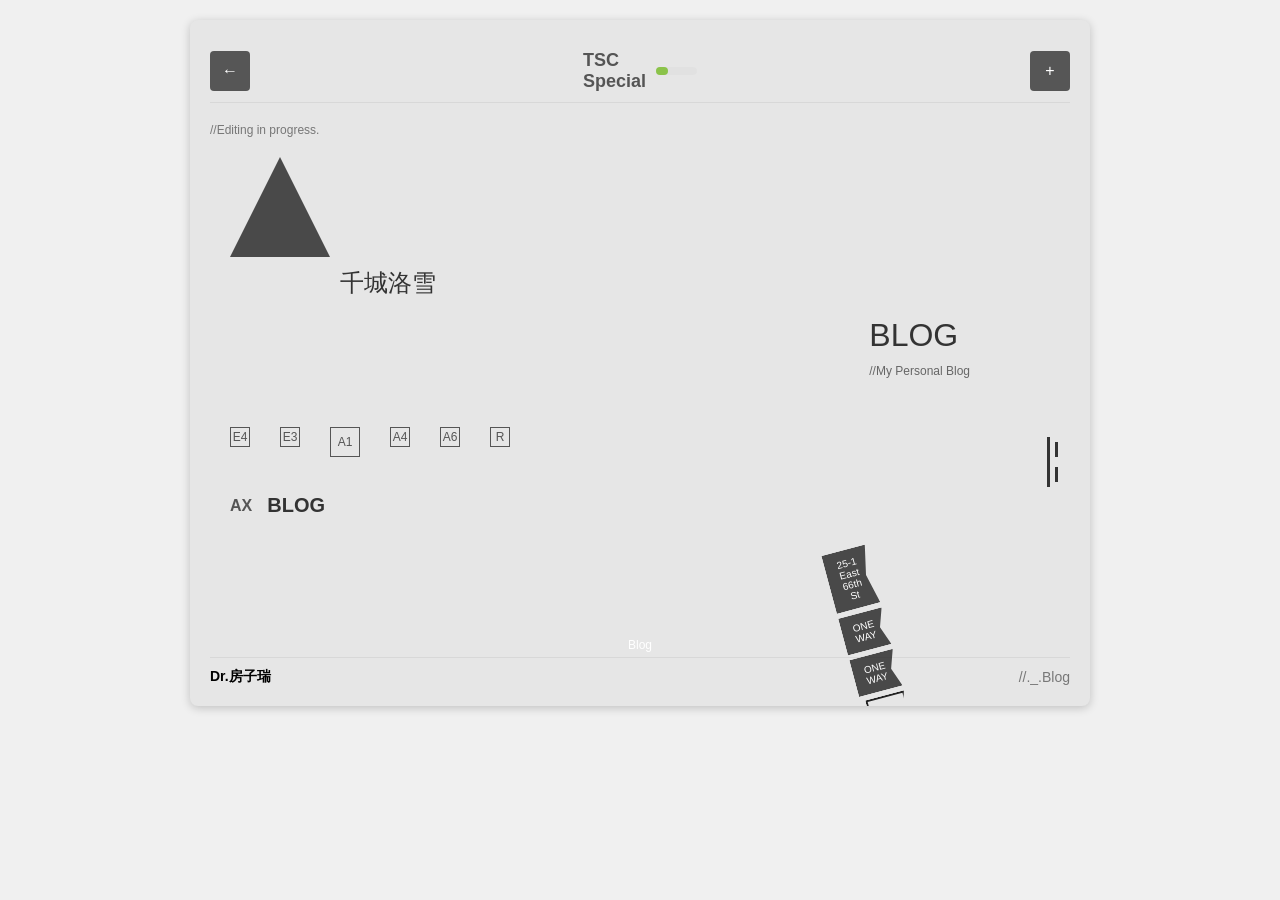
<file: mrfz.html>
<!DOCTYPE html>
<html lang="zh-CN">
<head>
    <meta charset="UTF-8">
    <meta name="viewport" content="width=device-width, initial-scale=1.0">
    <title>研究所文件</title>
    <style>
        * {
            margin: 0;
            padding: 0;
            box-sizing: border-box;
            font-family: 'Arial', sans-serif;
        }
        
        body {
            background-color: #f0f0f0;
            padding: 20px;
        }
        
        .card-container {
            max-width: 900px;
            margin: 0 auto;
            position: relative;
            background-color: #e6e6e6;
            border-radius: 8px;
            overflow: hidden;
            box-shadow: 0 2px 10px rgba(0, 0, 0, 0.2);
            padding: 20px;
            /* 背景图作为整体 */
            background-image: url('https://raw.githubusercontent.com/Fzr110911/Blog/main/bbt.png');
            background-size: cover;
            background-position: center;
        }
        
        .header-bar {
            display: flex;
            justify-content: space-between;
            align-items: center;
            margin-bottom: 20px;
            padding: 10px 0;
            border-bottom: 1px solid rgba(204, 204, 204, 0.5);
        }
        
        .nav-button {
            width: 40px;
            height: 40px;
            background-color: rgba(51, 51, 51, 0.8);
            color: white;
            display: flex;
            justify-content: center;
            align-items: center;
            cursor: pointer;
            border-radius: 4px;
        }
        
        .page-title {
            display: flex;
            align-items: center;
        }
        
        .page-title h1 {
            font-size: 18px;
            margin-right: 10px;
            color: #555;
        }
        
        .status-indicator {
            height: 8px;
            width: 100%;
            background-color: rgba(221, 221, 221, 0.5);
            border-radius: 4px;
            position: relative;
        }
        
        .status-indicator::after {
            content: '';
            position: absolute;
            left: 0;
            top: 0;
            height: 100%;
            width: 30%;
            background-color: #8bc34a;
            border-radius: 4px;
        }
        
        .status-text {
            font-size: 12px;
            color: #777;
            margin-top: 5px;
        }
        
        .content-area {
            position: relative;
            height: 500px;
        }
        
        .triangle {
            width: 0;
            height: 0;
            border-left: 50px solid transparent;
            border-right: 50px solid transparent;
            border-bottom: 100px solid rgba(34, 34, 34, 0.8);
            position: absolute;
            top: 20px;
            left: 20px;
        }
        
        .triangle-text {
            position: absolute;
            bottom: -15px;
            left: 0;
            right: 0;
            text-align: center;
            color: white;
            font-size: 12px;
        }
        
        .signature {
            position: absolute;
            top: 130px;
            left: 130px;
            font-family: 'Brush Script MT', cursive;
            font-size: 24px;
            color: #333;
        }
        
        .location-marker {
            position: absolute;
            top: 180px;
            right: 100px;
            color: #333;
        }
        
        .location-marker h2 {
            font-size: 32px;
            margin-bottom: 10px;
            font-weight: normal;
        }
        
        .location-text {
            font-size: 12px;
            color: #666;
            margin-bottom: 5px;
        }
        
        .street-signs {
            position: absolute;
            top: 230px;
            right: 80px;
            transform: rotate(-15deg);
        }
        
        .sign {
            background-color: rgba(34, 34, 34, 0.8);
            color: white;
            padding: 8px 10px;
            margin-bottom: 5px;
            display: inline-block;
            clip-path: polygon(0% 0%, 100% 0%, 85% 50%, 100% 100%, 0% 100%);
            font-size: 10px;
            text-align: center;
        }
        
        .arrow-sign {
            background-color: transparent;
            color: #222;
            border: 2px solid #222;
            padding: 8px 10px;
            margin-left: 5px;
            display: inline-block;
            clip-path: polygon(0% 0%, 100% 0%, 85% 50%, 100% 100%, 0% 100%);
        }
        
        .map-coords {
            position: absolute;
            bottom: 180px;
            left: 20px;
            color: #555;
            font-size: 12px;
            display: flex;
            gap: 30px;
        }
        
        .coords-box {
            width: 20px;
            height: 20px;
            border: 1px solid #555;
            display: flex;
            justify-content: center;
            align-items: center;
        }
        
        .large-box {
            width: 30px;
            height: 30px;
            border: 1px solid #555;
            display: flex;
            justify-content: center;
            align-items: center;
        }
        
        .logo {
            position: absolute;
            bottom: 120px;
            left: 20px;
            display: flex;
            align-items: center;
        }
        
        .blog-logo {
            color: #333;
            font-size: 20px;
            font-weight: bold;
            margin-left: 10px;
        }
        
        .footer {
            display: flex;
            justify-content: space-between;
            align-items: center;
            margin-top: 20px;
            padding-top: 10px;
            border-top: 1px solid rgba(204, 204, 204, 0.5);
        }
        
        .author {
            font-size: 14px;
            font-weight: bold;
        }
        
        .source {
            font-size: 14px;
            color: #777;
        }
        
        .barcode {
            position: absolute;
            bottom: 150px;
            right: 20px;
            height: 50px;
            width: 3px;
            background-color: #333;
        }
        
        .barcode::before, .barcode::after {
            content: "";
            position: absolute;
            width: 3px;
            height: 15px;
            background-color: #333;
            left: 8px;
        }
        
        .barcode::before {
            top: 5px;
        }
        
        .barcode::after {
            bottom: 5px;
        }
    </style>
</head>
<body>
    <div class="card-container">
        <!-- 顶部导航栏 -->
        <div class="header-bar">
            <div class="nav-button">←</div>
            <div class="page-title">
                <h1>TSC Special</h1>
                <div class="status-indicator"></div>
            </div>
            <div class="nav-button">+</div>
        </div>
        
        <!-- 状态文本 -->
        <div class="status-text">//Editing in progress.</div>
        
        <!-- 主内容区域 -->
        <div class="content-area">
            <!-- 黑色三角形标识 -->
            <div class="triangle"></div>
            <div class="triangle-text">Blog</div>
            
            <!-- 签名 -->
            <div class="signature">千城洛雪</div>
            
            <!-- 位置标识 -->
            <div class="location-marker">
                <h2>BLOG</h2>
                <div class="location-text">//My Personal Blog</div>
                
                <!-- 街道指示牌 -->
                <div class="street-signs">
                    <div class="sign">25-1<br/>East 66th St</div>
                    <div class="sign">ONE WAY</div>
                    <div class="sign">ONE WAY</div>
                    <div class="arrow-sign">→</div>
                </div>
            </div>
            
            <!-- 地图坐标 -->
            <div class="map-coords">
                <div class="coords-box">E4</div>
                <div class="coords-box">E3</div>
                <div class="large-box">A1</div>
                <div class="coords-box">A4</div>
                <div class="coords-box">A6</div>
                <div class="coords-box">R</div>
            </div>
            
            <!-- Logo -->
            <div class="logo">
                <span style="color:#555;margin-right:5px;font-weight:bold;">AX</span>
                <span class="blog-logo">BLOG</span>
            </div>
            
            <!-- 条形码 -->
            <div class="barcode"></div>
        </div>
        
        <!-- 底部信息 -->
        <div class="footer">
            <div class="author">Dr.房子瑞</div>
            <div class="source">//._.Blog</div>
        </div>
    </div>
</body>
</html>
</file>
